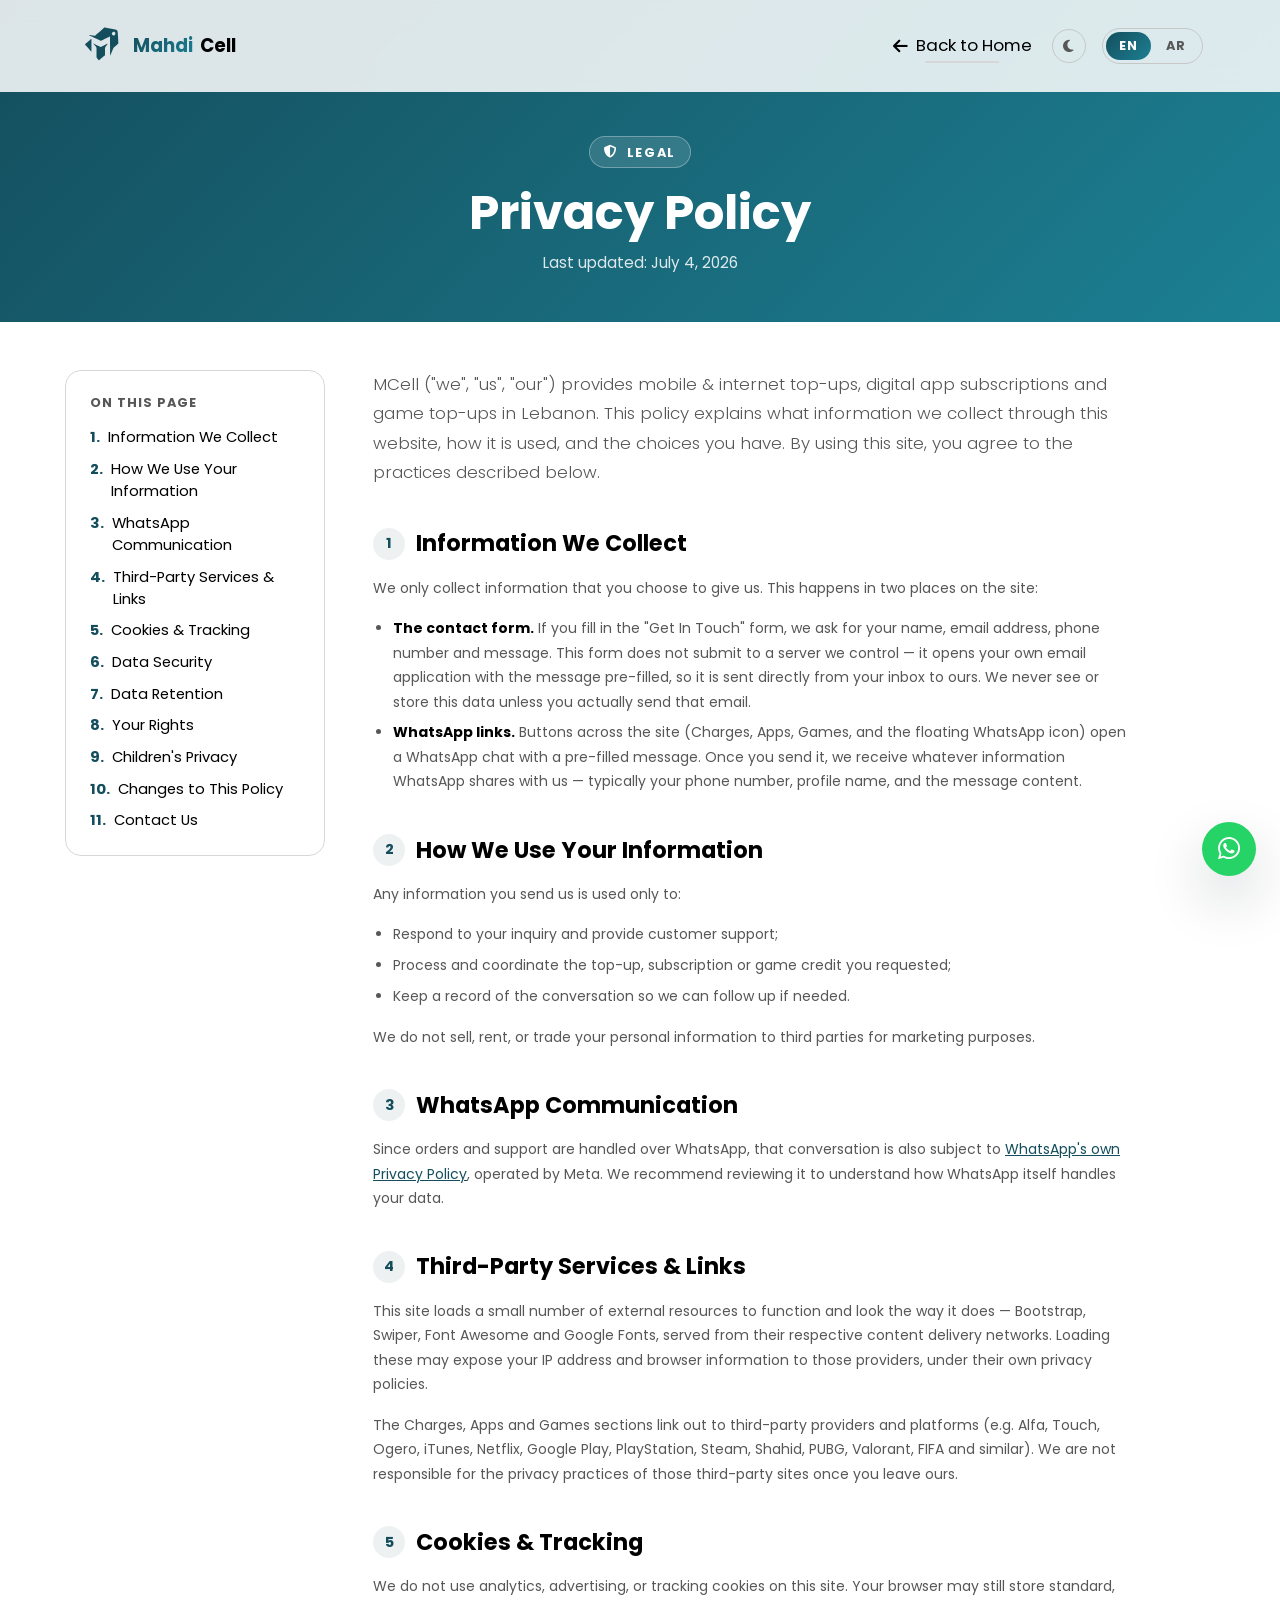
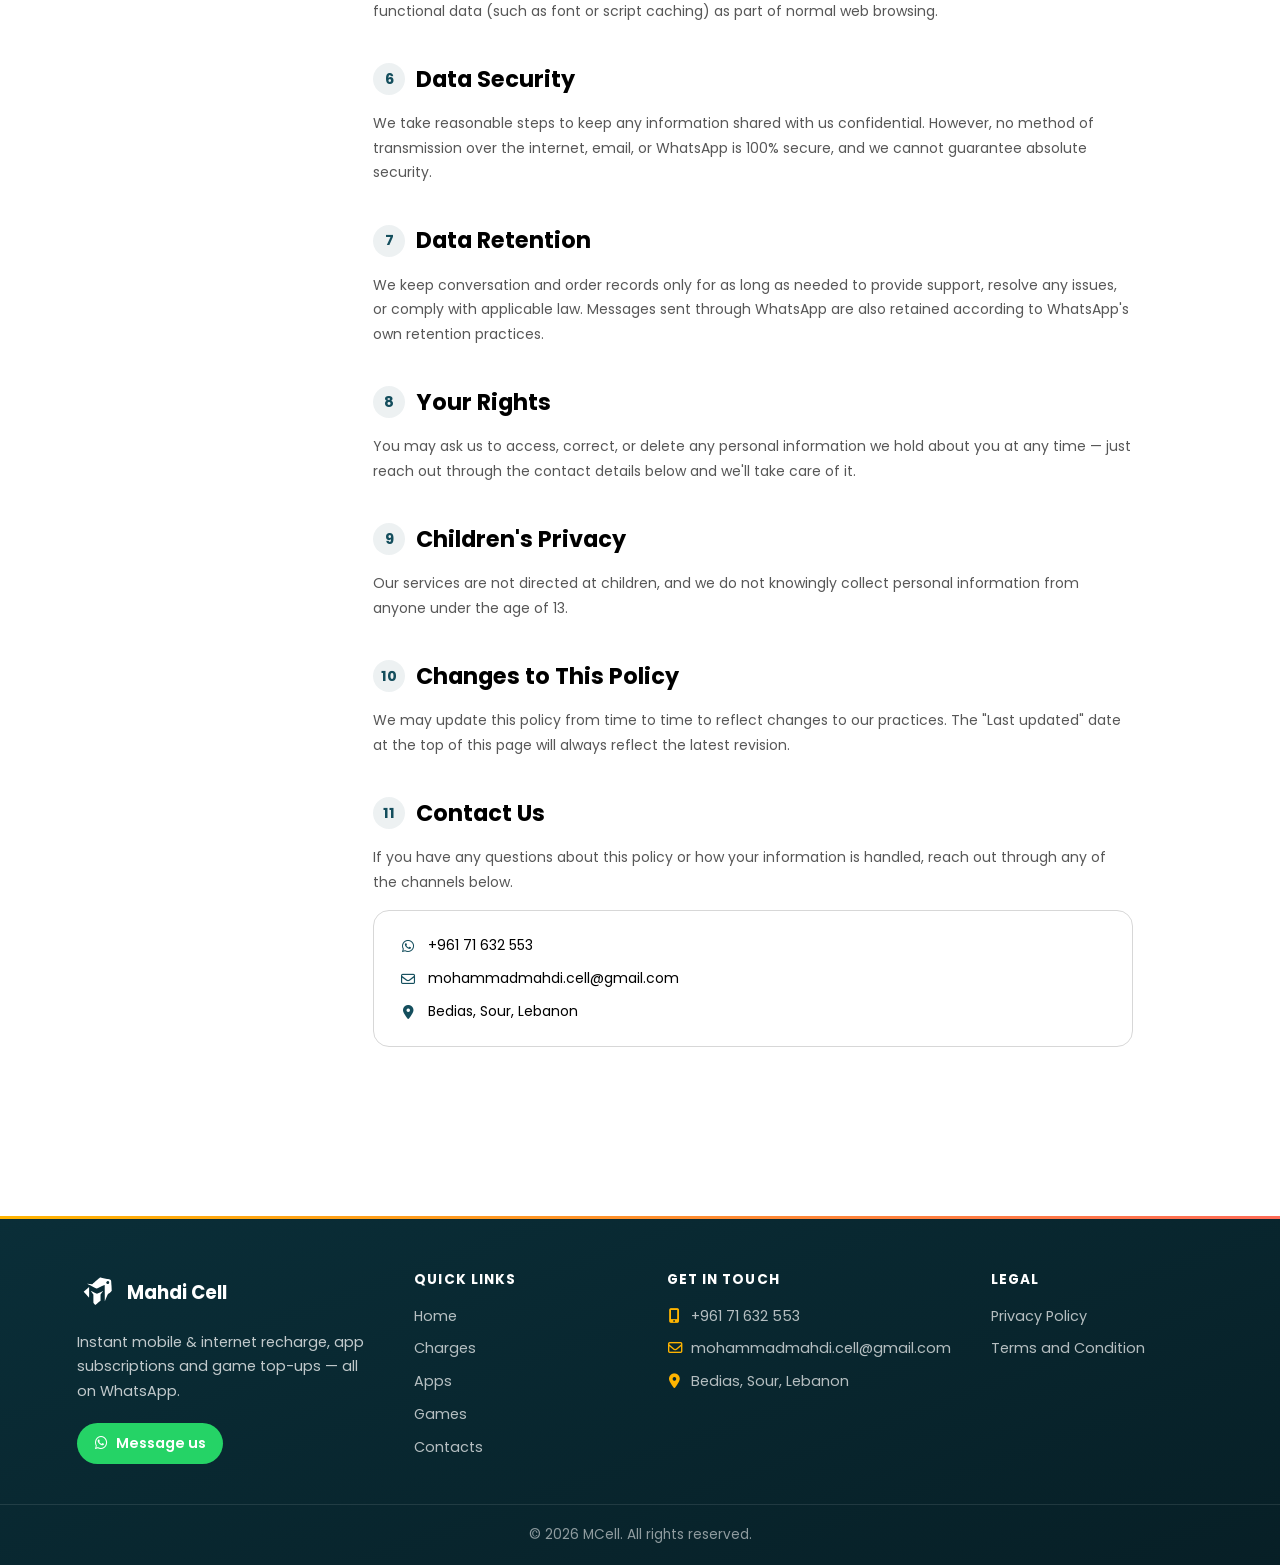
<file: privacy-policy.html>
<!DOCTYPE html>
<html lang="en">
  <head>
    <meta charset="utf-8" />
    <title>Privacy Policy — MCell</title>
    <link id="favicon" rel="icon" type="image/x-icon" href="favicon.ico" />
    <meta name="viewport" content="width=device-width, initial-scale=1, minimum-scale=1, maximum-scale=1" />
    <meta name="description" content="MCell privacy policy — how we collect, use and protect your information." />
    <meta name="theme-color" content="#144e5d" />

    <!-- Language: applied before first paint to avoid a flash of the wrong direction/language -->
    <script>
      (function () {
        var lang = localStorage.getItem("mcell-lang") === "ar" ? "ar" : "en";
        document.documentElement.lang = lang;
        document.documentElement.dir = lang === "ar" ? "rtl" : "ltr";
      })();
    </script>

    <!-- Theme: applied before first paint to avoid a flash of the wrong theme -->
    <script>
      (function () {
        var theme = localStorage.getItem("mcell-theme") === "dark" ? "dark" : "light";
        document.documentElement.setAttribute("data-bs-theme", theme);
      })();
    </script>
    <style>
      html:not([data-i18n-ready]) body {
        visibility: hidden;
      }
    </style>

    <!-- Bootstrap CSS CDN installation -->
    <link
      id="bootstrapCss"
      href="https://cdn.jsdelivr.net/npm/bootstrap@5.3.2/dist/css/bootstrap.min.css"
      rel="stylesheet"
      integrity="sha384-T3c6CoIi6uLrA9TneNEoa7RxnatzjcDSCmG1MXxSR1GAsXEV/Dwwykc2MPK8M2HN"
      crossorigin="anonymous"
    />

    <!-- Font Awesome Icons -->
    <link
      rel="stylesheet"
      href="https://cdnjs.cloudflare.com/ajax/libs/font-awesome/6.5.1/css/all.min.css"
      integrity="sha512-DTOQO9RWCH3ppGqcWaEA1BIZOC6xxalwEsw9c2QQeAIftl+Vegovlnee1c9QX4TctnWMn13TZye+giMm8e2LwA=="
      crossorigin="anonymous"
      referrerpolicy="no-referrer"
    />

    <!-- Font -->
    <link rel="preconnect" href="https://fonts.googleapis.com" />
    <link rel="preconnect" href="https://fonts.gstatic.com" crossorigin />
    <link
      href="https://fonts.googleapis.com/css2?family=Poppins:ital,wght@0,100;0,200;0,300;0,400;0,500;0,600;0,700;0,800;0,900;1,100;1,200;1,300;1,400;1,500;1,600;1,700;1,800;1,900&family=Tajawal:wght@400;500;700;800&display=swap"
      rel="stylesheet"
    />

    <!-- CSS Files -->
    <link rel="stylesheet" href="assets/css/root.css" />
    <link rel="stylesheet" href="assets/css/index.css" />
    <link rel="stylesheet" href="assets/css/global.css" />
    <link rel="stylesheet" href="assets/css/navbar.css" />
    <link rel="stylesheet" href="assets/css/footer.css" />
    <link rel="stylesheet" href="assets/css/legal.css" />
  </head>

  <body>
    <!-- Navbar -->
    <nav class="navbar navbar-expand-lg fixed-top">
      <div class="container">
        <a class="navbar-brand mr-auto" href="index.html">
          <span class="logo-mark" role="img" aria-label="MCell logo"></span>
          <span class="brand-text">Mahdi</span>
          Cell
        </a>
        <div class="d-flex align-items-center legal-nav-actions">
          <a href="index.html" class="link">
            <i class="fa-solid fa-arrow-left"></i>
            <span data-i18n="nav.backToHome">Back to Home</span>
          </a>
          <button type="button" class="theme-toggle" id="themeToggle" data-i18n-aria="aria.themeToggle" aria-label="Toggle dark mode">
            <i class="fa-solid fa-moon"></i>
            <i class="fa-solid fa-sun"></i>
          </button>
          <div class="lang-switch" role="group" aria-label="Language">
            <button type="button" class="lang-btn active" data-lang="en">EN</button>
            <button type="button" class="lang-btn" data-lang="ar">AR</button>
          </div>
        </div>
      </div>
    </nav>

    <!-- Page hero -->
    <div class="legal-hero">
      <div class="container">
        <span class="eyebrow"><i class="fa-solid fa-shield-halved"></i> <span data-i18n="legal.eyebrow">Legal</span></span>
        <h1 data-i18n="privacy.pageTitle">Privacy Policy</h1>
        <p class="updated" data-i18n="privacy.updated">Last updated: July 4, 2026</p>
      </div>
    </div>

    <main>
      <div class="legal-body container">
        <div class="legal-layout">
          <!-- Table of contents -->
          <aside class="legal-toc reveal-left">
            <h6 data-i18n="legal.toc">On this page</h6>
            <ol>
              <li><a href="#information-we-collect" data-i18n="privacy.s1.title">Information We Collect</a></li>
              <li><a href="#how-we-use-information" data-i18n="privacy.s2.title">How We Use Your Information</a></li>
              <li><a href="#whatsapp-communication" data-i18n="privacy.s3.title">WhatsApp Communication</a></li>
              <li><a href="#third-party-services" data-i18n="privacy.s4.title">Third-Party Services &amp; Links</a></li>
              <li><a href="#cookies" data-i18n="privacy.s5.title">Cookies &amp; Tracking</a></li>
              <li><a href="#data-security" data-i18n="privacy.s6.title">Data Security</a></li>
              <li><a href="#data-retention" data-i18n="privacy.s7.title">Data Retention</a></li>
              <li><a href="#your-rights" data-i18n="privacy.s8.title">Your Rights</a></li>
              <li><a href="#childrens-privacy" data-i18n="privacy.s9.title">Children's Privacy</a></li>
              <li><a href="#changes" data-i18n="privacy.s10.title">Changes to This Policy</a></li>
              <li><a href="#contact" data-i18n="privacy.s11.title">Contact Us</a></li>
            </ol>
          </aside>

          <!-- Content -->
          <article class="legal-content reveal-up">
            <p class="lead" data-i18n="privacy.intro">
              MCell ("we", "us", "our") provides mobile &amp; internet top-ups, digital app subscriptions and game top-ups in Lebanon. This
              policy explains what information we collect through this website, how it is used, and the choices you have. By using this
              site, you agree to the practices described below.
            </p>

            <section id="information-we-collect">
              <h2><span class="num">1</span> <span data-i18n="privacy.s1.title">Information We Collect</span></h2>
              <p data-i18n="privacy.s1.p1">We only collect information that you choose to give us. This happens in two places on the site:</p>
              <ul>
                <li>
                  <strong data-i18n="privacy.s1.li1Strong">The contact form.</strong>
                  <span data-i18n="privacy.s1.li1Text">If you fill in the "Get In Touch" form, we ask for your name, email address, phone
                  number and message. This form does not submit to a server we control — it opens your own email application with the
                  message pre-filled, so it is sent directly from your inbox to ours. We never see or store this data unless you actually
                  send that email.</span>
                </li>
                <li>
                  <strong data-i18n="privacy.s1.li2Strong">WhatsApp links.</strong>
                  <span data-i18n="privacy.s1.li2Text">Buttons across the site (Charges, Apps, Games, and the floating WhatsApp icon) open a
                  WhatsApp chat with a pre-filled message. Once you send it, we receive whatever information WhatsApp shares with us —
                  typically your phone number, profile name, and the message content.</span>
                </li>
              </ul>
            </section>

            <section id="how-we-use-information">
              <h2><span class="num">2</span> <span data-i18n="privacy.s2.title">How We Use Your Information</span></h2>
              <p data-i18n="privacy.s2.p1">Any information you send us is used only to:</p>
              <ul>
                <li data-i18n="privacy.s2.li1">Respond to your inquiry and provide customer support;</li>
                <li data-i18n="privacy.s2.li2">Process and coordinate the top-up, subscription or game credit you requested;</li>
                <li data-i18n="privacy.s2.li3">Keep a record of the conversation so we can follow up if needed.</li>
              </ul>
              <p data-i18n="privacy.s2.p2">We do not sell, rent, or trade your personal information to third parties for marketing purposes.</p>
            </section>

            <section id="whatsapp-communication">
              <h2><span class="num">3</span> <span data-i18n="privacy.s3.title">WhatsApp Communication</span></h2>
              <p>
                <span data-i18n="privacy.s3.p1a">Since orders and support are handled over WhatsApp, that conversation is also subject to</span>
                <a href="https://www.whatsapp.com/legal/privacy-policy" target="_blank" rel="noopener" data-i18n="privacy.s3.link">WhatsApp's own Privacy Policy</a><span data-i18n="privacy.s3.p1b">, operated by Meta. We recommend reviewing it to understand how WhatsApp itself handles your data.</span>
              </p>
            </section>

            <section id="third-party-services">
              <h2><span class="num">4</span> <span data-i18n="privacy.s4.title">Third-Party Services &amp; Links</span></h2>
              <p data-i18n="privacy.s4.p1">
                This site loads a small number of external resources to function and look the way it does — Bootstrap, Swiper, Font
                Awesome and Google Fonts, served from their respective content delivery networks. Loading these may expose your IP address
                and browser information to those providers, under their own privacy policies.
              </p>
              <p data-i18n="privacy.s4.p2">
                The Charges, Apps and Games sections link out to third-party providers and platforms (e.g. Alfa, Touch, Ogero, iTunes,
                Netflix, Google Play, PlayStation, Steam, Shahid, PUBG, Valorant, FIFA and similar). We are not responsible for the privacy
                practices of those third-party sites once you leave ours.
              </p>
            </section>

            <section id="cookies">
              <h2><span class="num">5</span> <span data-i18n="privacy.s5.title">Cookies &amp; Tracking</span></h2>
              <p data-i18n="privacy.s5.p1">
                We do not use analytics, advertising, or tracking cookies on this site. Your browser may still store standard, functional
                data (such as font or script caching) as part of normal web browsing.
              </p>
            </section>

            <section id="data-security">
              <h2><span class="num">6</span> <span data-i18n="privacy.s6.title">Data Security</span></h2>
              <p data-i18n="privacy.s6.p1">
                We take reasonable steps to keep any information shared with us confidential. However, no method of transmission over the
                internet, email, or WhatsApp is 100% secure, and we cannot guarantee absolute security.
              </p>
            </section>

            <section id="data-retention">
              <h2><span class="num">7</span> <span data-i18n="privacy.s7.title">Data Retention</span></h2>
              <p data-i18n="privacy.s7.p1">
                We keep conversation and order records only for as long as needed to provide support, resolve any issues, or comply with
                applicable law. Messages sent through WhatsApp are also retained according to WhatsApp's own retention practices.
              </p>
            </section>

            <section id="your-rights">
              <h2><span class="num">8</span> <span data-i18n="privacy.s8.title">Your Rights</span></h2>
              <p data-i18n="privacy.s8.p1">
                You may ask us to access, correct, or delete any personal information we hold about you at any time — just reach out
                through the contact details below and we'll take care of it.
              </p>
            </section>

            <section id="childrens-privacy">
              <h2><span class="num">9</span> <span data-i18n="privacy.s9.title">Children's Privacy</span></h2>
              <p data-i18n="privacy.s9.p1">
                Our services are not directed at children, and we do not knowingly collect personal information from anyone under the age
                of 13.
              </p>
            </section>

            <section id="changes">
              <h2><span class="num">10</span> <span data-i18n="privacy.s10.title">Changes to This Policy</span></h2>
              <p data-i18n="privacy.s10.p1">
                We may update this policy from time to time to reflect changes to our practices. The "Last updated" date at the top of
                this page will always reflect the latest revision.
              </p>
            </section>

            <section id="contact">
              <h2><span class="num">11</span> <span data-i18n="privacy.s11.title">Contact Us</span></h2>
              <p data-i18n="privacy.s11.p1">If you have any questions about this policy or how your information is handled, reach out through any of the channels below.</p>
              <div class="legal-contact-card">
                <a href="https://wa.me/71632553?text=Hello%2C%20I%20have%20a%20question%20about%20your%20privacy%20policy." target="_blank" rel="noopener">
                  <i class="fa-brands fa-whatsapp"></i> <span dir="ltr">+961 71 632 553</span>
                </a>
                <a href="mailto:mohammadmahdi.cell@gmail.com">
                  <i class="fa-regular fa-envelope"></i> mohammadmahdi.cell@gmail.com
                </a>
                <a href="https://www.google.com/maps/search/?api=1&amp;query=Bedias%2C+Sour%2C+Lebanon" target="_blank" rel="noopener">
                  <i class="fa-solid fa-location-dot"></i> <span data-i18n="contact.location">Bedias, Sour, Lebanon</span>
                </a>
              </div>
            </section>
          </article>
        </div>
      </div>
    </main>

    <!-- footer -->
    <footer class="site-footer">
      <div class="footer-top">
        <div class="container">
          <div class="footer-grid">
            <div class="footer-brand">
              <a href="index.html" class="footer-logo">
                <span class="logo-mark" role="img" aria-label="MCell logo"></span>
                <span>Mahdi Cell</span>
              </a>
              <p data-i18n="footer.tagline">Instant mobile &amp; internet recharge, app subscriptions and game top-ups — all on WhatsApp.</p>
              <a
                href="https://wa.me/71632553?text=Hello%2C%20I%20would%20like%20to%20know%20more%20about%20your%20services."
                target="_blank"
                rel="noopener"
                class="footer-whatsapp"
              >
                <i class="fa-brands fa-whatsapp"></i> <span data-i18n="cta.messageUs">Message us</span>
              </a>
            </div>

            <div class="footer-col">
              <h6 data-i18n="footer.quickLinks">Quick Links</h6>
              <ul>
                <li><a href="index.html#home" data-i18n="nav.home">Home</a></li>
                <li><a href="index.html#charges" data-i18n="nav.charges">Charges</a></li>
                <li><a href="index.html#apps" data-i18n="nav.apps">Apps</a></li>
                <li><a href="index.html#games" data-i18n="nav.games">Games</a></li>
                <li><a href="index.html#contact-us" data-i18n="nav.contacts">Contacts</a></li>
              </ul>
            </div>

            <div class="footer-col">
              <h6 data-i18n="footer.contactHeading">Get In Touch</h6>
              <ul class="footer-contact">
                <li>
                  <a href="https://wa.me/71632553?text=Hello%2C%20I%20would%20like%20to%20know%20more%20about%20your%20services." target="_blank" rel="noopener">
                    <i class="fa-solid fa-mobile-screen-button"></i> <span dir="ltr">+961 71 632 553</span>
                  </a>
                </li>
                <li>
                  <a href="mailto:mohammadmahdi.cell@gmail.com">
                    <i class="fa-regular fa-envelope"></i> mohammadmahdi.cell@gmail.com
                  </a>
                </li>
                <li>
                  <a href="https://www.google.com/maps/search/?api=1&amp;query=Bedias%2C+Sour%2C+Lebanon" target="_blank" rel="noopener">
                    <i class="fa-solid fa-location-dot"></i> <span data-i18n="contact.location">Bedias, Sour, Lebanon</span>
                  </a>
                </li>
              </ul>
            </div>

            <div class="footer-col">
              <h6 data-i18n="footer.legalHeading">Legal</h6>
              <ul>
                <li><a href="privacy-policy.html" data-i18n="footer.privacyPolicy">Privacy Policy</a></li>
                <li><a href="terms-and-conditions.html" data-i18n="footer.termsConditions">Terms and Condition</a></li>
              </ul>
            </div>
          </div>
        </div>
      </div>

      <div class="footer-bottom">
        <div class="container footer-bottom-inner">
          <span>
            ©
            <span id="copy-right-date">2024</span>
            <span data-i18n="footer.brand">MCell</span>. <span data-i18n="footer.rights">All rights reserved.</span>
          </span>
        </div>
      </div>
    </footer>

    <!-- Floating actions -->
    <a
      href="https://wa.me/71632553?text=Hello%2C%20I%20would%20like%20to%20know%20more%20about%20your%20services."
      target="_blank"
      class="whatsapp-float"
      aria-label="Chat with us on WhatsApp"
      data-i18n-aria="aria.whatsapp"
    >
      <i class="fa-brands fa-whatsapp"></i>
    </a>
    <button type="button" id="backToTop" class="back-to-top" aria-label="Back to top" data-i18n-aria="aria.backToTop">
      <i class="fa-solid fa-arrow-up"></i>
    </button>

    <!-- Scripts -->
    <!-- Translation: runs first so the page reveals as soon as possible -->
    <script type="text/javascript" src="assets/js/i18n.js"></script>
    <script type="text/javascript" src="assets/js/theme.js"></script>

    <!-- JQuery -->
    <script src="https://ajax.googleapis.com/ajax/libs/jquery/3.7.1/jquery.min.js"></script>

    <!-- JS sources -->
    <script type="text/javascript" src="assets/js/index.js"></script>
    <script type="text/javascript" src="assets/js/navbar.js"></script>
    <script type="text/javascript" src="assets/js/ui.js"></script>
    <script type="text/javascript" src="assets/js/reveal.js"></script>
  </body>
</html>
</file>
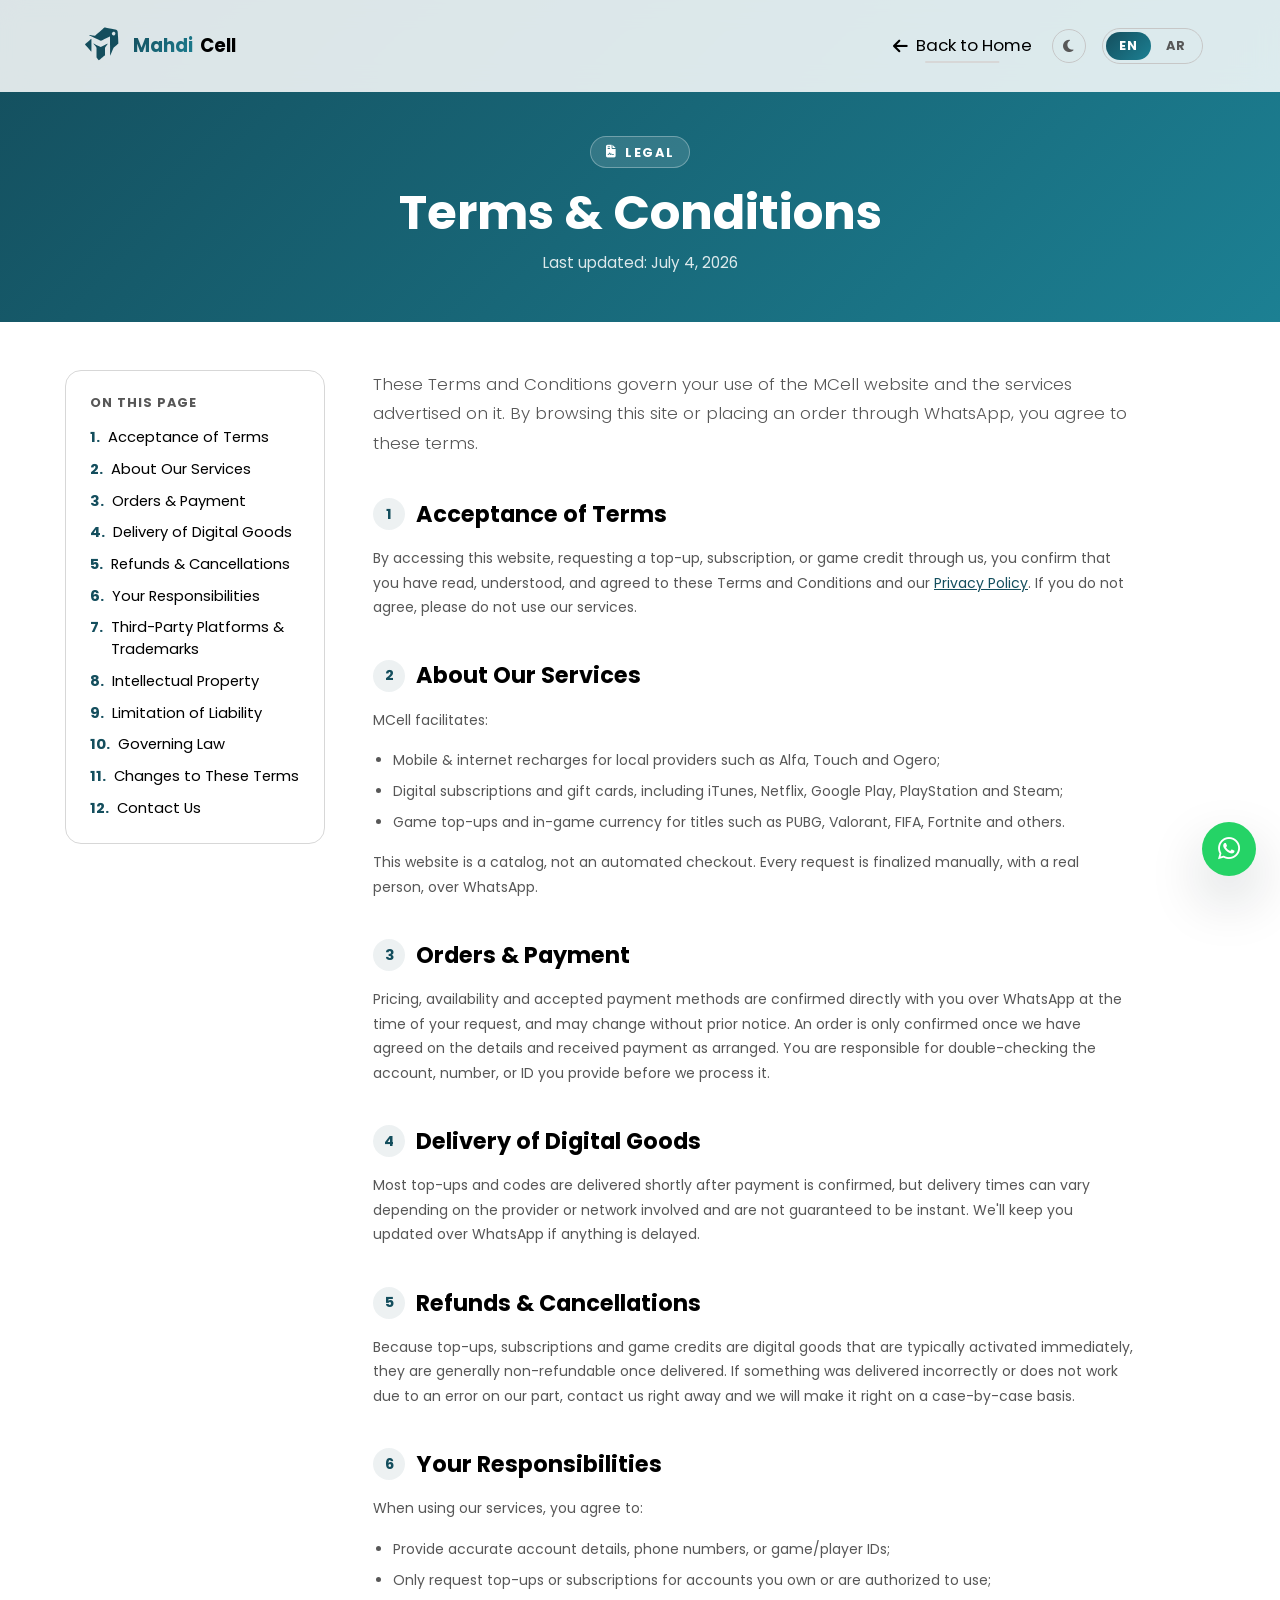
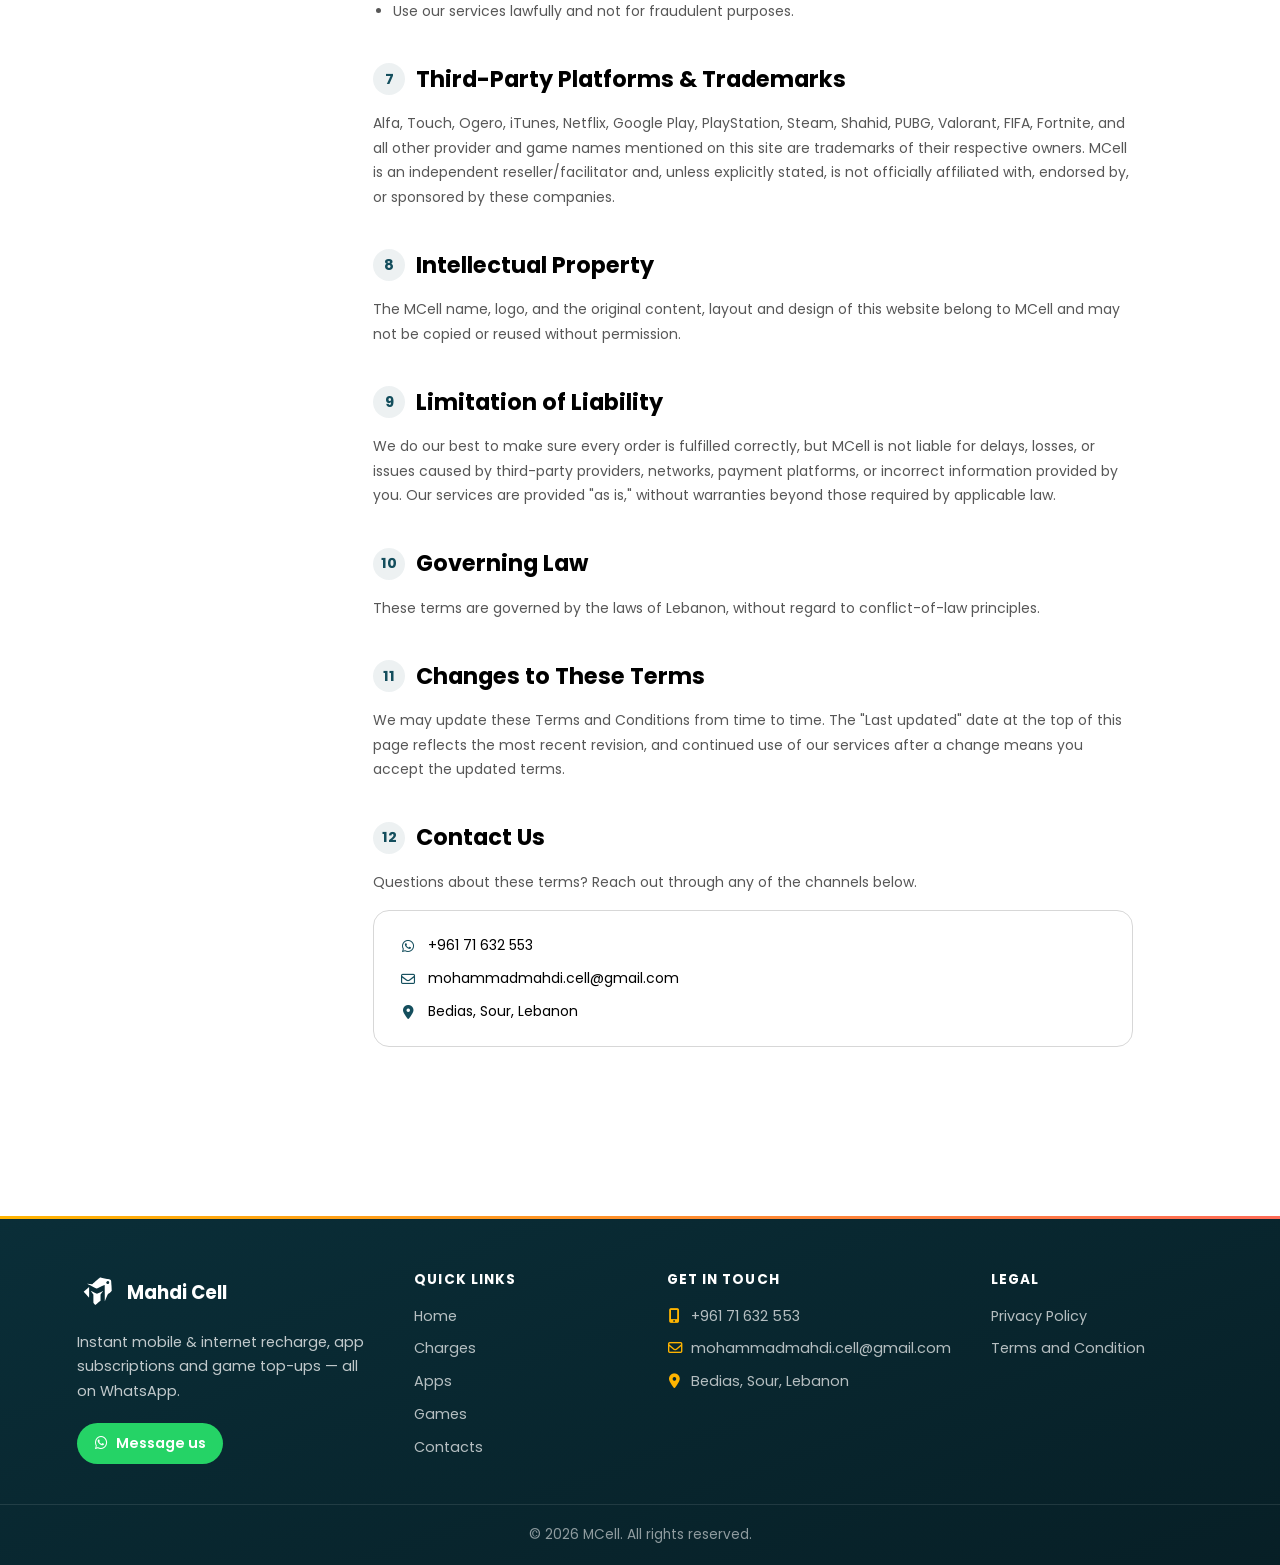
<file: terms-and-conditions.html>
<!DOCTYPE html>
<html lang="en">
  <head>
    <meta charset="utf-8" />
    <title>Terms and Conditions — MCell</title>
    <link id="favicon" rel="icon" type="image/x-icon" href="favicon.ico" />
    <meta name="viewport" content="width=device-width, initial-scale=1, minimum-scale=1, maximum-scale=1" />
    <meta name="description" content="MCell terms and conditions — the rules that apply when you use our site and services." />
    <meta name="theme-color" content="#144e5d" />

    <!-- Language: applied before first paint to avoid a flash of the wrong direction/language -->
    <script>
      (function () {
        var lang = localStorage.getItem("mcell-lang") === "ar" ? "ar" : "en";
        document.documentElement.lang = lang;
        document.documentElement.dir = lang === "ar" ? "rtl" : "ltr";
      })();
    </script>

    <!-- Theme: applied before first paint to avoid a flash of the wrong theme -->
    <script>
      (function () {
        var theme = localStorage.getItem("mcell-theme") === "dark" ? "dark" : "light";
        document.documentElement.setAttribute("data-bs-theme", theme);
      })();
    </script>
    <style>
      html:not([data-i18n-ready]) body {
        visibility: hidden;
      }
    </style>

    <!-- Bootstrap CSS CDN installation -->
    <link
      id="bootstrapCss"
      href="https://cdn.jsdelivr.net/npm/bootstrap@5.3.2/dist/css/bootstrap.min.css"
      rel="stylesheet"
      integrity="sha384-T3c6CoIi6uLrA9TneNEoa7RxnatzjcDSCmG1MXxSR1GAsXEV/Dwwykc2MPK8M2HN"
      crossorigin="anonymous"
    />

    <!-- Font Awesome Icons -->
    <link
      rel="stylesheet"
      href="https://cdnjs.cloudflare.com/ajax/libs/font-awesome/6.5.1/css/all.min.css"
      integrity="sha512-DTOQO9RWCH3ppGqcWaEA1BIZOC6xxalwEsw9c2QQeAIftl+Vegovlnee1c9QX4TctnWMn13TZye+giMm8e2LwA=="
      crossorigin="anonymous"
      referrerpolicy="no-referrer"
    />

    <!-- Font -->
    <link rel="preconnect" href="https://fonts.googleapis.com" />
    <link rel="preconnect" href="https://fonts.gstatic.com" crossorigin />
    <link
      href="https://fonts.googleapis.com/css2?family=Poppins:ital,wght@0,100;0,200;0,300;0,400;0,500;0,600;0,700;0,800;0,900;1,100;1,200;1,300;1,400;1,500;1,600;1,700;1,800;1,900&family=Tajawal:wght@400;500;700;800&display=swap"
      rel="stylesheet"
    />

    <!-- CSS Files -->
    <link rel="stylesheet" href="assets/css/root.css" />
    <link rel="stylesheet" href="assets/css/index.css" />
    <link rel="stylesheet" href="assets/css/global.css" />
    <link rel="stylesheet" href="assets/css/navbar.css" />
    <link rel="stylesheet" href="assets/css/footer.css" />
    <link rel="stylesheet" href="assets/css/legal.css" />
  </head>

  <body>
    <!-- Navbar -->
    <nav class="navbar navbar-expand-lg fixed-top">
      <div class="container">
        <a class="navbar-brand mr-auto" href="index.html">
          <span class="logo-mark" role="img" aria-label="MCell logo"></span>
          <span class="brand-text">Mahdi</span>
          Cell
        </a>
        <div class="d-flex align-items-center legal-nav-actions">
          <a href="index.html" class="link">
            <i class="fa-solid fa-arrow-left"></i>
            <span data-i18n="nav.backToHome">Back to Home</span>
          </a>
          <button type="button" class="theme-toggle" id="themeToggle" data-i18n-aria="aria.themeToggle" aria-label="Toggle dark mode">
            <i class="fa-solid fa-moon"></i>
            <i class="fa-solid fa-sun"></i>
          </button>
          <div class="lang-switch" role="group" aria-label="Language">
            <button type="button" class="lang-btn active" data-lang="en">EN</button>
            <button type="button" class="lang-btn" data-lang="ar">AR</button>
          </div>
        </div>
      </div>
    </nav>

    <!-- Page hero -->
    <div class="legal-hero">
      <div class="container">
        <span class="eyebrow"><i class="fa-solid fa-file-contract"></i> <span data-i18n="legal.eyebrow">Legal</span></span>
        <h1 data-i18n="terms.pageTitle">Terms &amp; Conditions</h1>
        <p class="updated" data-i18n="terms.updated">Last updated: July 4, 2026</p>
      </div>
    </div>

    <main>
      <div class="legal-body container">
        <div class="legal-layout">
          <!-- Table of contents -->
          <aside class="legal-toc reveal-left">
            <h6 data-i18n="legal.toc">On this page</h6>
            <ol>
              <li><a href="#acceptance" data-i18n="terms.s1.title">Acceptance of Terms</a></li>
              <li><a href="#our-services" data-i18n="terms.s2.title">About Our Services</a></li>
              <li><a href="#orders-payment" data-i18n="terms.s3.title">Orders &amp; Payment</a></li>
              <li><a href="#delivery" data-i18n="terms.s4.title">Delivery of Digital Goods</a></li>
              <li><a href="#refunds" data-i18n="terms.s5.title">Refunds &amp; Cancellations</a></li>
              <li><a href="#user-responsibilities" data-i18n="terms.s6.title">Your Responsibilities</a></li>
              <li><a href="#third-party-platforms" data-i18n="terms.s7.title">Third-Party Platforms &amp; Trademarks</a></li>
              <li><a href="#intellectual-property" data-i18n="terms.s8.title">Intellectual Property</a></li>
              <li><a href="#liability" data-i18n="terms.s9.title">Limitation of Liability</a></li>
              <li><a href="#governing-law" data-i18n="terms.s10.title">Governing Law</a></li>
              <li><a href="#changes" data-i18n="terms.s11.title">Changes to These Terms</a></li>
              <li><a href="#contact" data-i18n="terms.s12.title">Contact Us</a></li>
            </ol>
          </aside>

          <!-- Content -->
          <article class="legal-content reveal-up">
            <p class="lead" data-i18n="terms.intro">
              These Terms and Conditions govern your use of the MCell website and the services advertised on it. By browsing this site or
              placing an order through WhatsApp, you agree to these terms.
            </p>

            <section id="acceptance">
              <h2><span class="num">1</span> <span data-i18n="terms.s1.title">Acceptance of Terms</span></h2>
              <p>
                <span data-i18n="terms.s1.p1a">By accessing this website, requesting a top-up, subscription, or game credit through us, you confirm that you have read,
                understood, and agreed to these Terms and Conditions and our</span>
                <a href="privacy-policy.html" data-i18n="footer.privacyPolicy">Privacy Policy</a><span data-i18n="terms.s1.p1b">. If you do not agree, please do not use our services.</span>
              </p>
            </section>

            <section id="our-services">
              <h2><span class="num">2</span> <span data-i18n="terms.s2.title">About Our Services</span></h2>
              <p data-i18n="terms.s2.p1">MCell facilitates:</p>
              <ul>
                <li data-i18n="terms.s2.li1">Mobile &amp; internet recharges for local providers such as Alfa, Touch and Ogero;</li>
                <li data-i18n="terms.s2.li2">Digital subscriptions and gift cards, including iTunes, Netflix, Google Play, PlayStation and Steam;</li>
                <li data-i18n="terms.s2.li3">Game top-ups and in-game currency for titles such as PUBG, Valorant, FIFA, Fortnite and others.</li>
              </ul>
              <p data-i18n="terms.s2.p2">
                This website is a catalog, not an automated checkout. Every request is finalized manually, with a real person, over
                WhatsApp.
              </p>
            </section>

            <section id="orders-payment">
              <h2><span class="num">3</span> <span data-i18n="terms.s3.title">Orders &amp; Payment</span></h2>
              <p data-i18n="terms.s3.p1">
                Pricing, availability and accepted payment methods are confirmed directly with you over WhatsApp at the time of your
                request, and may change without prior notice. An order is only confirmed once we have agreed on the details and received
                payment as arranged. You are responsible for double-checking the account, number, or ID you provide before we process it.
              </p>
            </section>

            <section id="delivery">
              <h2><span class="num">4</span> <span data-i18n="terms.s4.title">Delivery of Digital Goods</span></h2>
              <p data-i18n="terms.s4.p1">
                Most top-ups and codes are delivered shortly after payment is confirmed, but delivery times can vary depending on the
                provider or network involved and are not guaranteed to be instant. We'll keep you updated over WhatsApp if anything is
                delayed.
              </p>
            </section>

            <section id="refunds">
              <h2><span class="num">5</span> <span data-i18n="terms.s5.title">Refunds &amp; Cancellations</span></h2>
              <p data-i18n="terms.s5.p1">
                Because top-ups, subscriptions and game credits are digital goods that are typically activated immediately, they are
                generally non-refundable once delivered. If something was delivered incorrectly or does not work due to an error on our
                part, contact us right away and we will make it right on a case-by-case basis.
              </p>
            </section>

            <section id="user-responsibilities">
              <h2><span class="num">6</span> <span data-i18n="terms.s6.title">Your Responsibilities</span></h2>
              <p data-i18n="terms.s6.p1">When using our services, you agree to:</p>
              <ul>
                <li data-i18n="terms.s6.li1">Provide accurate account details, phone numbers, or game/player IDs;</li>
                <li data-i18n="terms.s6.li2">Only request top-ups or subscriptions for accounts you own or are authorized to use;</li>
                <li data-i18n="terms.s6.li3">Use our services lawfully and not for fraudulent purposes.</li>
              </ul>
            </section>

            <section id="third-party-platforms">
              <h2><span class="num">7</span> <span data-i18n="terms.s7.title">Third-Party Platforms &amp; Trademarks</span></h2>
              <p data-i18n="terms.s7.p1">
                Alfa, Touch, Ogero, iTunes, Netflix, Google Play, PlayStation, Steam, Shahid, PUBG, Valorant, FIFA, Fortnite, and all other
                provider and game names mentioned on this site are trademarks of their respective owners. MCell is an independent
                reseller/facilitator and, unless explicitly stated, is not officially affiliated with, endorsed by, or sponsored by these
                companies.
              </p>
            </section>

            <section id="intellectual-property">
              <h2><span class="num">8</span> <span data-i18n="terms.s8.title">Intellectual Property</span></h2>
              <p data-i18n="terms.s8.p1">
                The MCell name, logo, and the original content, layout and design of this website belong to MCell and may not be copied or
                reused without permission.
              </p>
            </section>

            <section id="liability">
              <h2><span class="num">9</span> <span data-i18n="terms.s9.title">Limitation of Liability</span></h2>
              <p data-i18n="terms.s9.p1">
                We do our best to make sure every order is fulfilled correctly, but MCell is not liable for delays, losses, or issues
                caused by third-party providers, networks, payment platforms, or incorrect information provided by you. Our services are
                provided "as is," without warranties beyond those required by applicable law.
              </p>
            </section>

            <section id="governing-law">
              <h2><span class="num">10</span> <span data-i18n="terms.s10.title">Governing Law</span></h2>
              <p data-i18n="terms.s10.p1">These terms are governed by the laws of Lebanon, without regard to conflict-of-law principles.</p>
            </section>

            <section id="changes">
              <h2><span class="num">11</span> <span data-i18n="terms.s11.title">Changes to These Terms</span></h2>
              <p data-i18n="terms.s11.p1">
                We may update these Terms and Conditions from time to time. The "Last updated" date at the top of this page reflects the
                most recent revision, and continued use of our services after a change means you accept the updated terms.
              </p>
            </section>

            <section id="contact">
              <h2><span class="num">12</span> <span data-i18n="terms.s12.title">Contact Us</span></h2>
              <p data-i18n="terms.s12.p1">Questions about these terms? Reach out through any of the channels below.</p>
              <div class="legal-contact-card">
                <a href="https://wa.me/71632553?text=Hello%2C%20I%20have%20a%20question%20about%20your%20terms%20and%20conditions." target="_blank" rel="noopener">
                  <i class="fa-brands fa-whatsapp"></i> <span dir="ltr">+961 71 632 553</span>
                </a>
                <a href="mailto:mohammadmahdi.cell@gmail.com">
                  <i class="fa-regular fa-envelope"></i> mohammadmahdi.cell@gmail.com
                </a>
                <a href="https://www.google.com/maps/search/?api=1&amp;query=Bedias%2C+Sour%2C+Lebanon" target="_blank" rel="noopener">
                  <i class="fa-solid fa-location-dot"></i> <span data-i18n="contact.location">Bedias, Sour, Lebanon</span>
                </a>
              </div>
            </section>
          </article>
        </div>
      </div>
    </main>

    <!-- footer -->
    <footer class="site-footer">
      <div class="footer-top">
        <div class="container">
          <div class="footer-grid">
            <div class="footer-brand">
              <a href="index.html" class="footer-logo">
                <span class="logo-mark" role="img" aria-label="MCell logo"></span>
                <span>Mahdi Cell</span>
              </a>
              <p data-i18n="footer.tagline">Instant mobile &amp; internet recharge, app subscriptions and game top-ups — all on WhatsApp.</p>
              <a
                href="https://wa.me/71632553?text=Hello%2C%20I%20would%20like%20to%20know%20more%20about%20your%20services."
                target="_blank"
                rel="noopener"
                class="footer-whatsapp"
              >
                <i class="fa-brands fa-whatsapp"></i> <span data-i18n="cta.messageUs">Message us</span>
              </a>
            </div>

            <div class="footer-col">
              <h6 data-i18n="footer.quickLinks">Quick Links</h6>
              <ul>
                <li><a href="index.html#home" data-i18n="nav.home">Home</a></li>
                <li><a href="index.html#charges" data-i18n="nav.charges">Charges</a></li>
                <li><a href="index.html#apps" data-i18n="nav.apps">Apps</a></li>
                <li><a href="index.html#games" data-i18n="nav.games">Games</a></li>
                <li><a href="index.html#contact-us" data-i18n="nav.contacts">Contacts</a></li>
              </ul>
            </div>

            <div class="footer-col">
              <h6 data-i18n="footer.contactHeading">Get In Touch</h6>
              <ul class="footer-contact">
                <li>
                  <a href="https://wa.me/71632553?text=Hello%2C%20I%20would%20like%20to%20know%20more%20about%20your%20services." target="_blank" rel="noopener">
                    <i class="fa-solid fa-mobile-screen-button"></i> <span dir="ltr">+961 71 632 553</span>
                  </a>
                </li>
                <li>
                  <a href="mailto:mohammadmahdi.cell@gmail.com">
                    <i class="fa-regular fa-envelope"></i> mohammadmahdi.cell@gmail.com
                  </a>
                </li>
                <li>
                  <a href="https://www.google.com/maps/search/?api=1&amp;query=Bedias%2C+Sour%2C+Lebanon" target="_blank" rel="noopener">
                    <i class="fa-solid fa-location-dot"></i> <span data-i18n="contact.location">Bedias, Sour, Lebanon</span>
                  </a>
                </li>
              </ul>
            </div>

            <div class="footer-col">
              <h6 data-i18n="footer.legalHeading">Legal</h6>
              <ul>
                <li><a href="privacy-policy.html" data-i18n="footer.privacyPolicy">Privacy Policy</a></li>
                <li><a href="terms-and-conditions.html" data-i18n="footer.termsConditions">Terms and Condition</a></li>
              </ul>
            </div>
          </div>
        </div>
      </div>

      <div class="footer-bottom">
        <div class="container footer-bottom-inner">
          <span>
            ©
            <span id="copy-right-date">2024</span>
            <span data-i18n="footer.brand">MCell</span>. <span data-i18n="footer.rights">All rights reserved.</span>
          </span>
        </div>
      </div>
    </footer>

    <!-- Floating actions -->
    <a
      href="https://wa.me/71632553?text=Hello%2C%20I%20would%20like%20to%20know%20more%20about%20your%20services."
      target="_blank"
      class="whatsapp-float"
      aria-label="Chat with us on WhatsApp"
      data-i18n-aria="aria.whatsapp"
    >
      <i class="fa-brands fa-whatsapp"></i>
    </a>
    <button type="button" id="backToTop" class="back-to-top" aria-label="Back to top" data-i18n-aria="aria.backToTop">
      <i class="fa-solid fa-arrow-up"></i>
    </button>

    <!-- Scripts -->
    <!-- Translation: runs first so the page reveals as soon as possible -->
    <script type="text/javascript" src="assets/js/i18n.js"></script>
    <script type="text/javascript" src="assets/js/theme.js"></script>

    <!-- JQuery -->
    <script src="https://ajax.googleapis.com/ajax/libs/jquery/3.7.1/jquery.min.js"></script>

    <!-- JS sources -->
    <script type="text/javascript" src="assets/js/index.js"></script>
    <script type="text/javascript" src="assets/js/navbar.js"></script>
    <script type="text/javascript" src="assets/js/ui.js"></script>
    <script type="text/javascript" src="assets/js/reveal.js"></script>
  </body>
</html>
</file>
<file: assets/css/root.css>
:root {
  --primary: #144e5d;
  --primary-rgb: 20, 78, 93;
  --primary-2: #1c8093;
  --primary-2-rgb: 28, 128, 147;
  --primary-dark: #0a2e38;
  --accent: #ffb400;
  --accent-rgb: 255, 180, 0;
  --accent-2: #ff6b57;
  --whatsapp: #25d366;

  --transition: 0.3s all ease-in-out;
  --transition-fast: 0.18s all ease-in-out;

  --text: #000;
  --gray5: #d7d7d7;
  --gray4: #c7c7c7;
  --gray3: #b7b7b7;
  --gray2: #a7a7a7;
  --gray1: #979797;
  --gray0: #575757;

  --radius-sm: 0.5rem;
  --radius: 1rem;
  --radius-lg: 1.5rem;

  --shadow-sm: 0 4px 14px rgba(10, 30, 35, 0.08);
  --shadow: 0 12px 30px rgba(10, 30, 35, 0.12);
  --shadow-lg: 0 24px 55px rgba(10, 30, 35, 0.18);

  --gradient-primary: linear-gradient(135deg, var(--primary) 0%, var(--primary-2) 100%);
  --gradient-accent: linear-gradient(135deg, var(--accent) 0%, var(--accent-2) 100%);

  --bg: #fff;
  --bg-elevated: #fff;
  --navbar-bg: rgba(255, 255, 255, 0.85);
  --nav-link: rgba(0, 0, 0, 0.55);
  --nav-link-active: #000;
}

/* Dark theme — toggled via html[data-bs-theme] so Bootstrap's own dark-mode
   component styles (forms, etc.) switch over at the same time. */
html[data-bs-theme="dark"] {
  --primary: #2bb2c9;
  --primary-rgb: 43, 178, 201;
  --primary-2: #52cfe0;
  --primary-2-rgb: 82, 207, 224;

  --text: #eef3f4;
  --gray5: #22343a;
  --gray4: #34474d;
  --gray3: #55686d;
  --gray2: #8b9a9e;
  --gray1: #aebcbe;
  --gray0: #c9d3d5;

  --bg: #0b1a1f;
  --bg-elevated: #122730;
  --navbar-bg: rgba(11, 26, 31, 0.85);
  --nav-link: rgba(255, 255, 255, 0.65);
  --nav-link-active: #fff;

  --shadow-sm: 0 4px 14px rgba(0, 0, 0, 0.35);
  --shadow: 0 12px 30px rgba(0, 0, 0, 0.45);
  --shadow-lg: 0 24px 55px rgba(0, 0, 0, 0.55);
}
</file>
<file: assets/css/index.css>
html,
body {
  position: relative;
  height: 100%;
  font-family: "Poppins", sans-serif;
}

body {
  background: var(--bg);
  font-size: 14px;
  color: var(--text);
  margin: 0;
  overflow-x: hidden;
  transition: background-color 0.3s ease, color 0.3s ease;
}

main {
  padding: 0 1rem;
}

/* Hero feature strip */
.feature-strip {
  position: relative;
  z-index: 5;
  max-width: 1150px;
  margin: -3.25rem auto 1rem;
  background: var(--bg-elevated);
  border-radius: var(--radius);
  transition: var(--transition);
  box-shadow: var(--shadow-lg);
  display: flex;
  flex-wrap: wrap;
}

.feature-strip .feature-item {
  display: flex;
  align-items: center;
  gap: 0.85rem;
  padding: 1.25rem 1.5rem;
  flex: 1 1 220px;
  border-inline-end: 1px solid var(--gray5);
  transition: var(--transition);
}
.feature-strip .feature-item:last-child {
  border-inline-end: none;
}
.feature-strip .feature-item:hover {
  transform: translateY(-3px);
}

.feature-strip .feature-item .icon {
  flex-shrink: 0;
  width: 46px;
  height: 46px;
  border-radius: 50%;
  display: flex;
  align-items: center;
  justify-content: center;
  background: var(--gradient-primary);
  color: #fff;
  font-size: 1.1rem;
}

.feature-strip .feature-item h6 {
  margin: 0;
  font-weight: 600;
  font-size: 0.95rem;
}
.feature-strip .feature-item p {
  margin: 0;
  font-size: 0.8rem;
  color: var(--gray0);
}

@media screen and (max-width: 991px) {
  .feature-strip {
    margin-top: -2rem;
  }
  .feature-strip .feature-item {
    flex: 1 1 45%;
    border-inline-end: none;
    border-bottom: 1px solid var(--gray5);
  }
}
@media screen and (max-width: 576px) {
  .feature-strip .feature-item {
    flex: 1 1 100%;
  }
}
</file>
<file: assets/css/global.css>
::selection {
  background: var(--accent);
  color: #111;
}

/* Brand mark — a solid-color div masked to the logo shape, so it recolors
   with the theme instead of shipping separate light/dark raster images.
   Inlined as a data URI (rather than url("../images/logo.svg")) because
   browsers treat mask-image as a CORS-checked fetch: opening the site via
   file:// (no server) gives every file a distinct "null" origin, so the
   external SVG request gets silently blocked and the logo disappears. */
.logo-mark {
  display: inline-block;
  flex-shrink: 0;
  background-color: var(--primary);
  transition: var(--transition);
  -webkit-mask: url("[data-uri]")
    no-repeat center / contain;
  mask: url("[data-uri]")
    no-repeat center / contain;
}

/* Arabic (RTL) typography + icon mirroring */
html[dir="rtl"] body {
  font-family: "Tajawal", "Poppins", sans-serif;
}

html[dir="rtl"] .link i {
  transform: scaleX(-1);
}
html[dir="rtl"] .link:hover i {
  transform: scaleX(-1) translateX(4px);
}

/* Buttons */
.btn {
  text-transform: uppercase;
  padding: 1rem 1.25rem;
  border-radius: var(--radius-sm);
  letter-spacing: 0.03em;
  font-weight: 600;
}
.btn-primary {
  position: relative;
  z-index: 1;
  transition: color 0.5s, transform 0.3s, box-shadow 0.3s;
  background: var(--gradient-primary) !important;
  border: 1px solid var(--primary);
  box-shadow: 0 8px 20px rgba(var(--primary-rgb), 0.28);
}

.btn-primary:hover {
  color: white;
  transform: translateY(-2px);
  box-shadow: 0 14px 28px rgba(var(--primary-rgb), 0.38);
}

.btn-primary:active {
  transform: translateY(0);
}

.btn::after {
  content: "";
  position: absolute;
  transition: var(--transition);
  top: 0;
  left: 0;
  width: 103%;
  height: 103%;
  opacity: 0;
  background-color: black;
  transform: translate(-1%, -1%) scale(0.7, 1);
  border-radius: inherit;
  z-index: -1;
}
.btn:hover::after {
  opacity: 1;
  transform: translate(-1%, -1%) scale(1, 1);
}

.btn-white-outline {
  position: relative;
  border: 1px solid white;
  color: white;
}
.btn-white-outline::after {
  background-color: var(--primary);
}
.btn-white-outline:hover::after {
  border: 1px solid var(--primary);
}

.form-control:focus-visible {
  outline: var(--primary) auto 1px;
}
.form-control:focus {
  border-color: var(--primary);
  box-shadow: 0 0 0 0.25rem rgba(var(--primary-rgb), 0.25);
}

.navbar-toggler:focus-visible {
  outline: var(--primary) auto 1px;
}
.navbar-toggler:focus {
  box-shadow: 0 0 0 0.25rem var(--primary);
}

/* Links */
.link {
  position: relative;
  text-decoration: none;
  color: var(--text);
  display: flex;
  gap: 0.5rem;
  justify-content: center;
  align-items: center;
  transition: var(--transition);
  padding: 4px;
  margin: 4px 0;
  font-size: larger;
  width: fit-content;
}

.link i {
  transition: var(--transition);
}
.link:hover i {
  transform: translateX(4px);
}

.link::before {
  content: "";
  position: absolute;
  width: 50%;
  background-color: var(--gray5);
  transition: var(--transition);
  bottom: 0;
  left: 50%;
  height: 2px;
  transform: translateX(-50%);
}
.link::after {
  content: "";
  position: absolute;
  width: 0%;
  background-color: var(--primary);
  transition: var(--transition);
  bottom: 0;
  left: 50%;
  height: 2px;
  transform: translateX(-50%);
}

.link:hover {
  color: var(--primary);
}

.link:hover::before {
  width: 20%;
}
.link:hover::after {
  width: 100%;
}

label {
  font-size: 1.1rem;
}

.section {
  padding: min(3rem, 3vw) 0;
  position: relative;
}

/* Section headings */
.section-head {
  margin-bottom: 1.75rem;
  text-align: center;
}
.section-head .eyebrow {
  display: inline-flex;
  align-items: center;
  gap: 0.5rem;
  text-transform: uppercase;
  font-size: 0.8rem;
  font-weight: 700;
  letter-spacing: 0.12em;
  color: var(--primary-2);
  background: rgba(var(--primary-rgb), 0.08);
  padding: 0.35rem 0.9rem;
  border-radius: 50px;
  margin-bottom: 0.75rem;
}
.section-head .eyebrow::before {
  content: "";
  width: 6px;
  height: 6px;
  border-radius: 50%;
  background: var(--accent);
}
.section-head h2 {
  font-size: clamp(1.9rem, 1.4rem + 2vw, 2.75rem);
  font-weight: 700;
  margin-bottom: 0.5rem;
  position: relative;
}
.section-head .section-sub {
  color: var(--gray0);
  max-width: 560px;
  margin: 0 auto;
  font-size: 1rem;
}

/* Scroll reveal system (IntersectionObserver driven, see reveal.js) */
.reveal-up,
.reveal-left,
.reveal-right,
.reveal-fade {
  opacity: 0;
  transition: opacity 0.7s ease, transform 0.7s ease;
  transition-delay: calc(var(--stagger, 0) * 90ms);
  will-change: transform, opacity;
}
.reveal-up {
  transform: translateY(35px);
}
.reveal-left {
  transform: translateX(-45px);
}
.reveal-right {
  transform: translateX(45px);
}
.reveal-fade {
  transform: none;
}
.reveal-up.in-view,
.reveal-left.in-view,
.reveal-right.in-view,
.reveal-fade.in-view {
  opacity: 1;
  transform: none;
}

@media (prefers-reduced-motion: reduce) {
  .reveal-up,
  .reveal-left,
  .reveal-right,
  .reveal-fade {
    transition: none;
    opacity: 1;
    transform: none;
  }
}

@media (min-width: 576px) {
  .container {
    max-width: 570px;
  }
}

@media (min-width: 768px) {
  .container {
    max-width: 750px;
  }
}

@media (min-width: 992px) {
  .container {
    max-width: 900px;
  }
}

@media (min-width: 1200px) {
  .container {
    max-width: 1150px;
  }
}

@media (min-width: 1440px) {
  .container {
    max-width: 1400px;
  }
}

/* Floating action buttons */
.whatsapp-float,
.back-to-top {
  position: fixed;
  right: 1.5rem;
  z-index: 999;
  width: 54px;
  height: 54px;
  border-radius: 50%;
  display: flex;
  align-items: center;
  justify-content: center;
  color: #fff !important;
  font-size: 1.6rem;
  box-shadow: var(--shadow-lg);
  transition: var(--transition);
  text-decoration: none;
}

.whatsapp-float {
  bottom: 1.5rem;
  background: var(--whatsapp);
  animation: floatPulse 2.6s ease-in-out infinite;
}
.whatsapp-float:hover {
  transform: scale(1.08);
  color: #fff;
}

.back-to-top {
  bottom: 5.75rem;
  background: var(--gradient-primary);
  border: none;
  opacity: 0;
  visibility: hidden;
  transform: translateY(12px);
  cursor: pointer;
}
.back-to-top.show {
  opacity: 1;
  visibility: visible;
  transform: translateY(0);
}
.back-to-top:hover {
  transform: translateY(-4px);
  box-shadow: var(--shadow-lg), 0 0 0 6px rgba(var(--primary-rgb), 0.12);
}

@keyframes floatPulse {
  0%,
  100% {
    box-shadow: var(--shadow-lg), 0 0 0 0 rgba(37, 211, 102, 0.45);
  }
  50% {
    box-shadow: var(--shadow-lg), 0 0 0 9px rgba(37, 211, 102, 0);
  }
}

@media (prefers-reduced-motion: reduce) {
  .whatsapp-float {
    animation: none;
  }
}

@media screen and (max-width: 576px) {
  .whatsapp-float,
  .back-to-top {
    width: 48px;
    height: 48px;
    font-size: 1.4rem;
    right: 1rem;
  }
  .whatsapp-float {
    bottom: 1rem;
  }
  .back-to-top {
    bottom: 5rem;
  }
}
</file>
<file: assets/css/navbar.css>
.navbar {
  transition: var(--transition);
  padding-top: 1rem;
  padding-bottom: 1rem;
  background: var(--navbar-bg) !important;
  backdrop-filter: blur(12px);
  -webkit-backdrop-filter: blur(12px);
}

/* Bootstrap's default toggler icon is a baked-in dark-stroke SVG; swap it
   for a white-stroke version so it stays visible against the dark navbar. */
html[data-bs-theme="dark"] .navbar-toggler {
  --bs-navbar-toggler-icon-bg: url("data:image/svg+xml,%3csvg xmlns='http://www.w3.org/2000/svg' viewBox='0 0 30 30'%3e%3cpath stroke='rgba(255, 255, 255, 0.9)' stroke-linecap='round' stroke-miterlimit='10' stroke-width='2' d='M4 7h22M4 15h22M4 23h22'/%3e%3c/svg%3e");
  --bs-navbar-toggler-border-color: rgba(255, 255, 255, 0.25);
}
.navbar.scrolled {
  padding-top: 0.5rem;
  padding-bottom: 0.5rem;
  box-shadow: var(--shadow);
}

.navbar-brand {
  direction: ltr;
  display: flex;
  align-items: center;
  gap: 0.4rem;
  font-weight: 700;
  font-size: 1.15rem;
  transition: var(--transition);
}
.navbar-brand .logo-mark {
  width: 50px;
  height: 50px;
}
.navbar.scrolled .navbar-brand .logo-mark {
  width: 40px;
  height: 40px;
}

.navbar-brand .brand-text {
  background: var(--gradient-primary);
  -webkit-background-clip: text;
  background-clip: text;
  color: transparent;
}
.navbar-nav {
  gap: 1rem;
}
.nav-link {
  font-size: 16px;
  line-height: 1.2;
  font-weight: 500;
  letter-spacing: 0;
  color: var(--nav-link);
  transition: var(--transition);
  position: relative;
}

.nav-link.active,
.nav-link:hover {
  color: var(--nav-link-active);
}

@media screen and (min-width: 992px) {
  .nav-link::after {
    position: absolute;
    content: "";
    bottom: -8px;
    left: 0;
    height: 3px;
    width: 100%;
    background: var(--gradient-primary);
    border-radius: 3px;
    opacity: 0;
    visibility: hidden;
    transform: translateY(5px);
    transition: var(--transition);
  }

  .nav-link.active::after,
  .nav-link:hover::after {
    opacity: 1;
    transform: none;
    visibility: visible;
  }
}

/* Language switch */
.lang-switch {
  display: inline-flex;
  border: 1px solid var(--gray4);
  border-radius: 50px;
  padding: 3px;
  gap: 2px;
  direction: ltr;
}
.lang-btn {
  border: none;
  background: transparent;
  color: var(--gray0);
  font-size: 0.8rem;
  font-weight: 700;
  letter-spacing: 0.04em;
  padding: 0.3rem 0.85rem;
  border-radius: 50px;
  cursor: pointer;
  transition: var(--transition);
}
.lang-btn.active {
  background: var(--gradient-primary);
  color: #fff;
}
.lang-btn:not(.active):hover {
  color: var(--primary);
}

/* Theme toggle */
.theme-toggle {
  display: inline-flex;
  align-items: center;
  justify-content: center;
  width: 34px;
  height: 34px;
  border: 1px solid var(--gray4);
  border-radius: 50%;
  background: transparent;
  color: var(--gray0);
  cursor: pointer;
  transition: var(--transition);
}
.theme-toggle:hover {
  color: var(--primary);
  border-color: var(--primary);
}
.theme-toggle i {
  pointer-events: none;
}
.theme-toggle .fa-sun {
  display: none;
}
html[data-bs-theme="dark"] .theme-toggle .fa-moon {
  display: none;
}
html[data-bs-theme="dark"] .theme-toggle .fa-sun {
  display: inline-block;
}
</file>
<file: assets/css/footer.css>
.site-footer {
  position: relative;
  margin-top: 4rem;
  background: linear-gradient(160deg, var(--primary-dark), #071f26);
  color: rgba(255, 255, 255, 0.75);
}
.site-footer::before {
  content: "";
  position: absolute;
  top: 0;
  left: 0;
  width: 100%;
  height: 3px;
  background: var(--gradient-accent);
}

.footer-top {
  padding: 3.5rem 0 2.5rem;
}

.footer-grid {
  display: grid;
  grid-template-columns: 1.4fr 1fr 1.2fr 1fr;
  gap: 2.5rem;
}

.footer-brand .footer-logo {
  direction: ltr;
  display: inline-flex;
  align-items: center;
  gap: 0.5rem;
  font-weight: 700;
  font-size: 1.15rem;
  color: #fff;
  text-decoration: none;
  margin-bottom: 1rem;
}
.footer-logo .logo-mark {
  width: 42px;
  height: 42px;
  /* The footer is always dark, in both themes, so keep the mark white to
     match the footer text instead of following var(--primary). */
  background-color: #fff;
}
.footer-brand p {
  font-size: 0.9rem;
  line-height: 1.7;
  margin-bottom: 1.25rem;
  max-width: 320px;
}

.footer-whatsapp {
  display: inline-flex;
  align-items: center;
  gap: 0.5rem;
  background: var(--whatsapp);
  color: #fff;
  text-decoration: none;
  font-weight: 600;
  font-size: 0.9rem;
  padding: 0.6rem 1.1rem;
  border-radius: 50px;
  transition: var(--transition);
}
.footer-whatsapp:hover {
  transform: translateY(-2px);
  box-shadow: 0 10px 20px rgba(37, 211, 102, 0.35);
  color: #fff;
}

.footer-col h6 {
  color: #fff;
  font-size: 0.85rem;
  text-transform: uppercase;
  letter-spacing: 0.08em;
  font-weight: 700;
  margin-bottom: 1.1rem;
}

.footer-col ul {
  list-style: none;
  padding: 0;
  margin: 0;
  display: flex;
  flex-direction: column;
  gap: 0.7rem;
}

.footer-col a {
  color: rgba(255, 255, 255, 0.7);
  text-decoration: none;
  font-size: 0.9rem;
  transition: var(--transition);
  display: inline-flex;
  align-items: center;
  gap: 0.5rem;
}
.footer-col a:hover {
  color: #fff;
  padding-inline-start: 4px;
}

.footer-contact li a {
  align-items: flex-start;
}
.footer-contact i {
  color: var(--accent);
  width: 16px;
  text-align: center;
  margin-top: 3px;
  flex-shrink: 0;
}

.footer-bottom {
  border-top: 1px solid rgba(255, 255, 255, 0.1);
  padding: 1.25rem 0;
}
.footer-bottom-inner {
  display: flex;
  justify-content: center;
  text-align: center;
  font-size: 0.85rem;
  color: rgba(255, 255, 255, 0.55);
}

@media screen and (max-width: 991px) {
  .footer-grid {
    grid-template-columns: 1fr 1fr;
    row-gap: 2.5rem;
  }
}
@media screen and (max-width: 576px) {
  .footer-grid {
    grid-template-columns: 1fr;
  }
}
</file>
<file: assets/css/legal.css>
.legal-hero {
  background: var(--gradient-primary);
  color: #fff;
  padding: 8.5rem 0 3rem;
  text-align: center;
}

.legal-nav-actions {
  display: flex;
  align-items: center;
  gap: 1rem;
}
.legal-hero .eyebrow {
  display: inline-flex;
  align-items: center;
  gap: 0.5rem;
  text-transform: uppercase;
  font-size: 0.8rem;
  font-weight: 700;
  letter-spacing: 0.12em;
  color: #fff;
  background: rgba(255, 255, 255, 0.12);
  border: 1px solid rgba(255, 255, 255, 0.3);
  padding: 0.35rem 0.9rem;
  border-radius: 50px;
  margin-bottom: 1rem;
}
.legal-hero h1 {
  font-size: clamp(2rem, 1.5rem + 2vw, 3rem);
  font-weight: 700;
  margin-bottom: 0.6rem;
}
.legal-hero .updated {
  opacity: 0.85;
  font-size: 0.95rem;
  margin: 0;
}

.legal-body {
  padding: 3rem 0 4rem;
}
.legal-layout {
  display: flex;
  gap: 3rem;
  align-items: flex-start;
}

.legal-toc {
  flex: 0 0 260px;
  position: sticky;
  top: 6.5rem;
  background: var(--bg-elevated);
  border: 1px solid var(--gray5);
  border-radius: var(--radius);
  padding: 1.5rem;
}
.legal-toc h6 {
  text-transform: uppercase;
  letter-spacing: 0.08em;
  font-size: 0.8rem;
  color: var(--gray0);
  margin-bottom: 1rem;
  font-weight: 700;
}
.legal-toc ol {
  list-style: none;
  margin: 0;
  padding: 0;
  display: flex;
  flex-direction: column;
  gap: 0.6rem;
  counter-reset: toc;
}
.legal-toc li {
  counter-increment: toc;
}
.legal-toc a {
  text-decoration: none;
  color: var(--text);
  font-size: 0.92rem;
  display: flex;
  gap: 0.5rem;
  transition: var(--transition);
}
.legal-toc a::before {
  content: counter(toc) ".";
  color: var(--primary);
  font-weight: 700;
  flex-shrink: 0;
}
.legal-toc a:hover {
  color: var(--primary);
  padding-left: 4px;
}

.legal-content {
  flex: 1;
  min-width: 0;
  max-width: 760px;
}

.legal-content > .lead {
  color: var(--gray0);
  font-size: 1.05rem;
  margin-bottom: 2.5rem;
}
.legal-content section {
  margin-bottom: 2.5rem;
  scroll-margin-top: 6.5rem;
}
.legal-content h2 {
  font-size: 1.4rem;
  font-weight: 700;
  margin-bottom: 1rem;
  display: flex;
  align-items: center;
  gap: 0.7rem;
}
.legal-content h2 .num {
  display: inline-flex;
  align-items: center;
  justify-content: center;
  width: 32px;
  height: 32px;
  border-radius: 50%;
  background: rgba(var(--primary-rgb), 0.08);
  color: var(--primary);
  font-size: 0.9rem;
  flex-shrink: 0;
}
.legal-content p,
.legal-content li {
  color: var(--gray0);
  line-height: 1.75;
}
.legal-content ul {
  padding-left: 1.25rem;
  margin-bottom: 1rem;
}
.legal-content li {
  margin-bottom: 0.4rem;
}
.legal-content strong {
  color: var(--text);
}
.legal-content a {
  color: var(--primary);
}

.legal-contact-card {
  background: var(--bg-elevated);
  border: 1px solid var(--gray5);
  border-radius: var(--radius);
  padding: 1.5rem;
  display: flex;
  flex-direction: column;
  gap: 0.75rem;
}
.legal-contact-card a {
  color: var(--text);
  text-decoration: none;
  display: flex;
  align-items: center;
  gap: 0.6rem;
  transition: var(--transition);
}
.legal-contact-card a:hover {
  color: var(--primary);
}
.legal-contact-card i {
  color: var(--primary);
  width: 20px;
  text-align: center;
}

@media screen and (max-width: 991px) {
  .legal-layout {
    flex-direction: column;
  }
  .legal-toc {
    position: relative;
    top: 0;
    width: 100%;
    flex: none;
  }
}

@media screen and (max-width: 576px) {
  .legal-hero {
    padding-top: 7rem;
  }

  /* Collapse "Back to Home" to an icon-only button and tighten the language
     switch so the brand, back link and language switch stay on one line —
     otherwise the fixed navbar wraps to two rows and grows taller than
     .legal-hero's padding-top accounts for, pushing the eyebrow badge up
     under the navbar. */
  .legal-nav-actions {
    gap: 0.4rem;
  }
  .legal-nav-actions .lang-btn {
    padding: 0.3rem 0.55rem;
  }
  .legal-nav-actions .link span {
    position: absolute;
    width: 1px;
    height: 1px;
    padding: 0;
    margin: -1px;
    overflow: hidden;
    clip: rect(0, 0, 0, 0);
    white-space: nowrap;
    border: 0;
  }
  .legal-nav-actions .link {
    padding: 4px 6px;
  }
}
</file>
